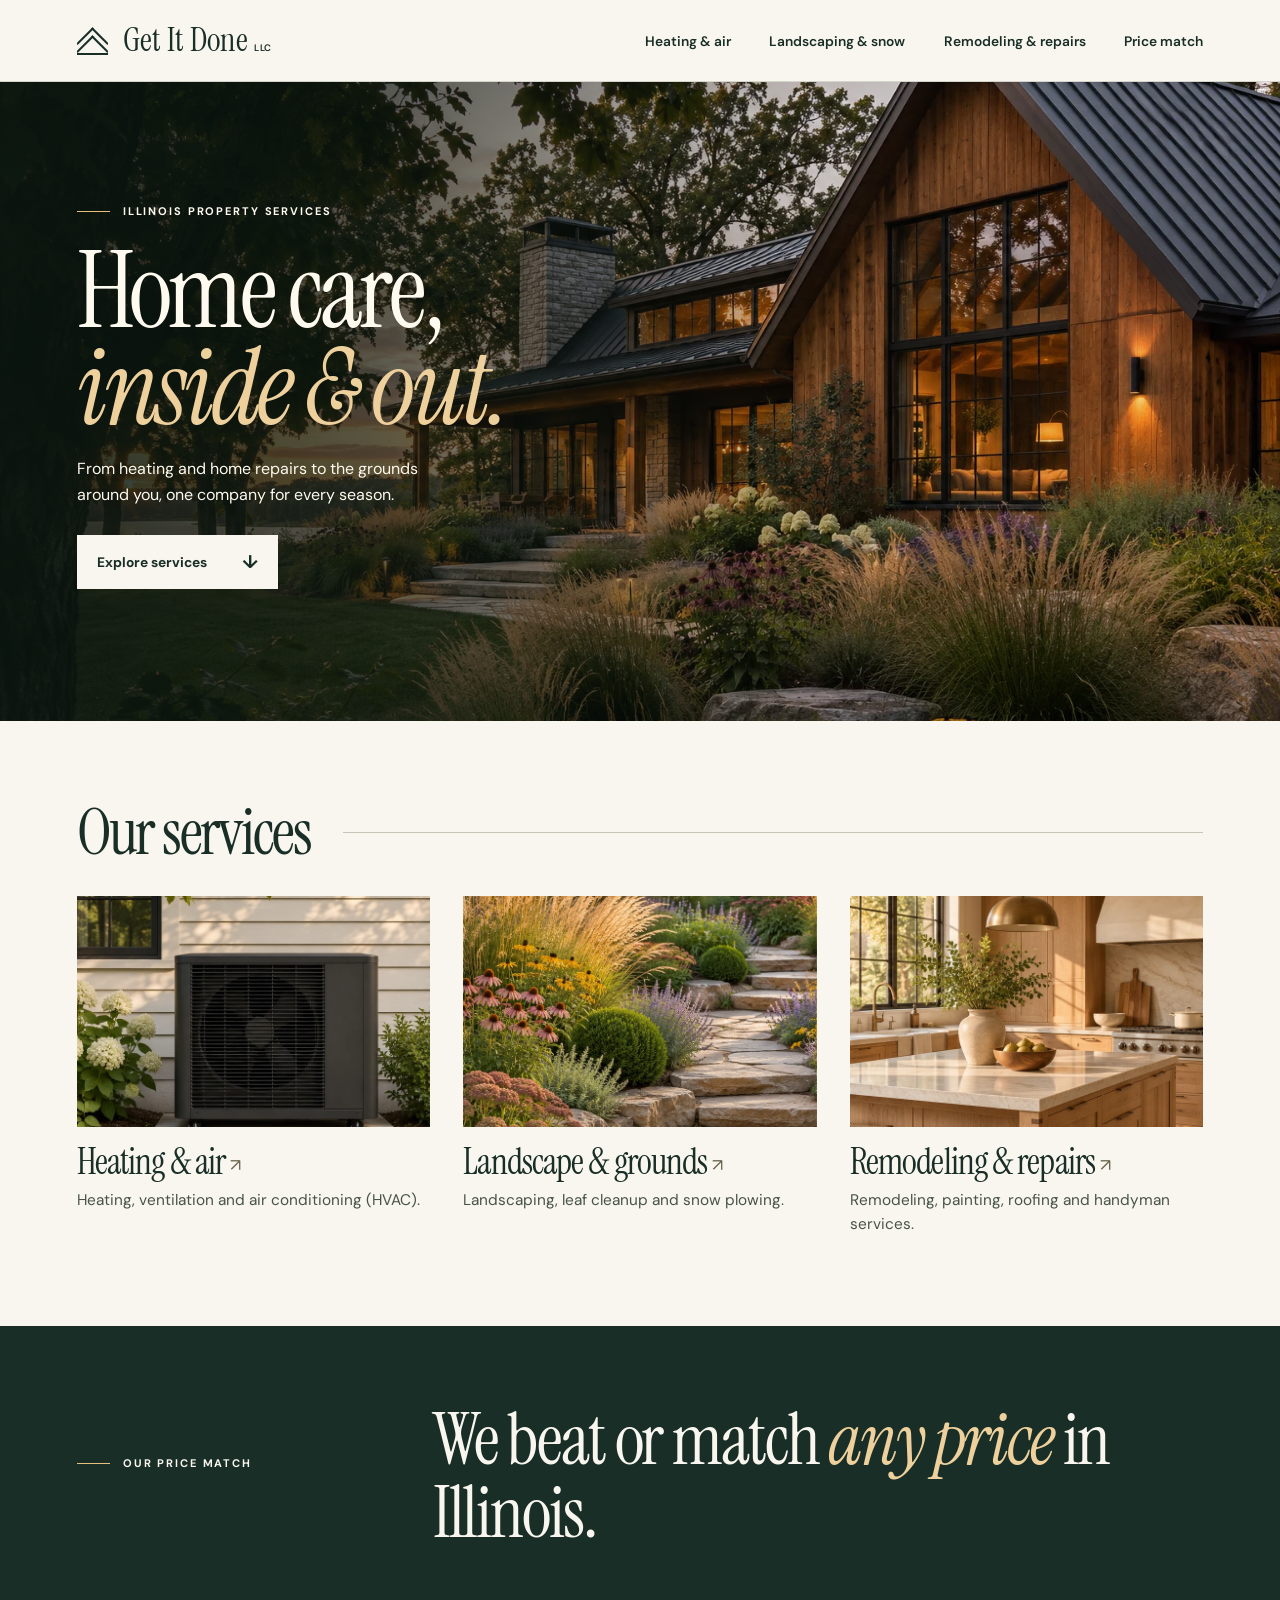
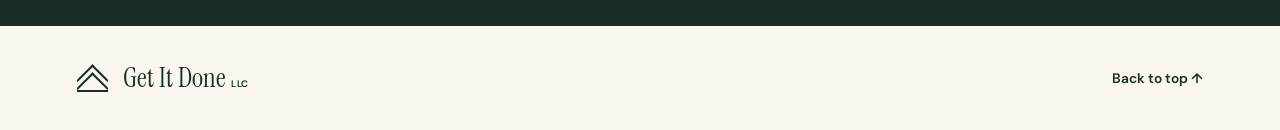
<file: index.html>
<!doctype html>
<html lang="en">
<head>
  <meta charset="utf-8">
  <meta name="viewport" content="width=device-width, initial-scale=1">
  <meta name="theme-color" content="#172d26">
  <meta name="description" content="Get It Done LLC provides heating and air, landscaping, snow plowing, remodeling, painting, roofing and handyman services in Illinois. We beat or match any price in Illinois.">
  <title>Get It Done LLC | Illinois Property Services</title>
  <link rel="stylesheet" href="style.css">
</head>
<body>
<a class="skip" href="#content">Skip to content</a>
<header class="masthead" id="top">
  <a class="brand" href="#top" aria-label="Get It Done LLC home"><span class="mark" aria-hidden="true"></span><span>Get It Done <small>LLC</small></span></a>
  <nav aria-label="Main navigation"><a href="heating-air.html">Heating &amp; air</a><a href="landscaping-snow.html">Landscaping &amp; snow</a><a href="remodeling-repairs.html">Remodeling &amp; repairs</a><a href="#pricing">Price match</a></nav>
</header>
<main id="content">
  <section class="hero" aria-labelledby="hero-title">
    <img class="hero-image" src="assets/illinois-home.webp" width="1536" height="1024" alt="" fetchpriority="high">
    <div class="hero-content">
      <p class="location">Illinois property services</p>
      <h1 id="hero-title">Home care,<br><em>inside &amp; out.</em></h1>
      <p class="intro">From heating and home repairs to the grounds around you, one company for every season.</p>
      <a class="button" href="#services">Explore services <span aria-hidden="true">↓</span></a>
    </div>
  </section>
  <section class="services" id="services" aria-labelledby="services-title">
    <div class="section-heading"><h2 id="services-title">Our services</h2><div class="rule"></div></div>
    <div class="cards">
      <article><img src="assets/heating-air.webp" alt="Outdoor heating and air unit alongside a house" width="724" height="724" loading="lazy"><h3><a href="heating-air.html">Heating &amp; air <span class="card-arrow" aria-hidden="true">↗</span></a></h3><p>Heating, ventilation and air conditioning (HVAC).</p></article>
      <article><img src="assets/landscape.webp" alt="Stone garden path framed by ornamental grasses" width="724" height="724" loading="lazy"><h3><a href="landscaping-snow.html">Landscape &amp; grounds <span class="card-arrow" aria-hidden="true">↗</span></a></h3><p>Landscaping, leaf cleanup and snow plowing.</p></article>
      <article><img src="assets/remodeling.webp" alt="Oak kitchen cabinets and a stone countertop" width="724" height="724" loading="lazy"><h3><a href="remodeling-repairs.html">Remodeling &amp; repairs <span class="card-arrow" aria-hidden="true">↗</span></a></h3><p>Remodeling, painting, roofing and handyman services.</p></article>
    </div>
  </section>
  <section class="price" id="pricing" aria-labelledby="price-title"><div class="price-inner"><p class="location">Our price match</p><h2 id="price-title">We beat or match <em>any price</em> in Illinois.</h2></div></section>
</main>
<footer><a class="brand" href="#top"><span class="mark" aria-hidden="true"></span><span>Get It Done <small>LLC</small></span></a><a href="#top">Back to top <span aria-hidden="true">↑</span></a></footer>
</body>
</html>
</file>
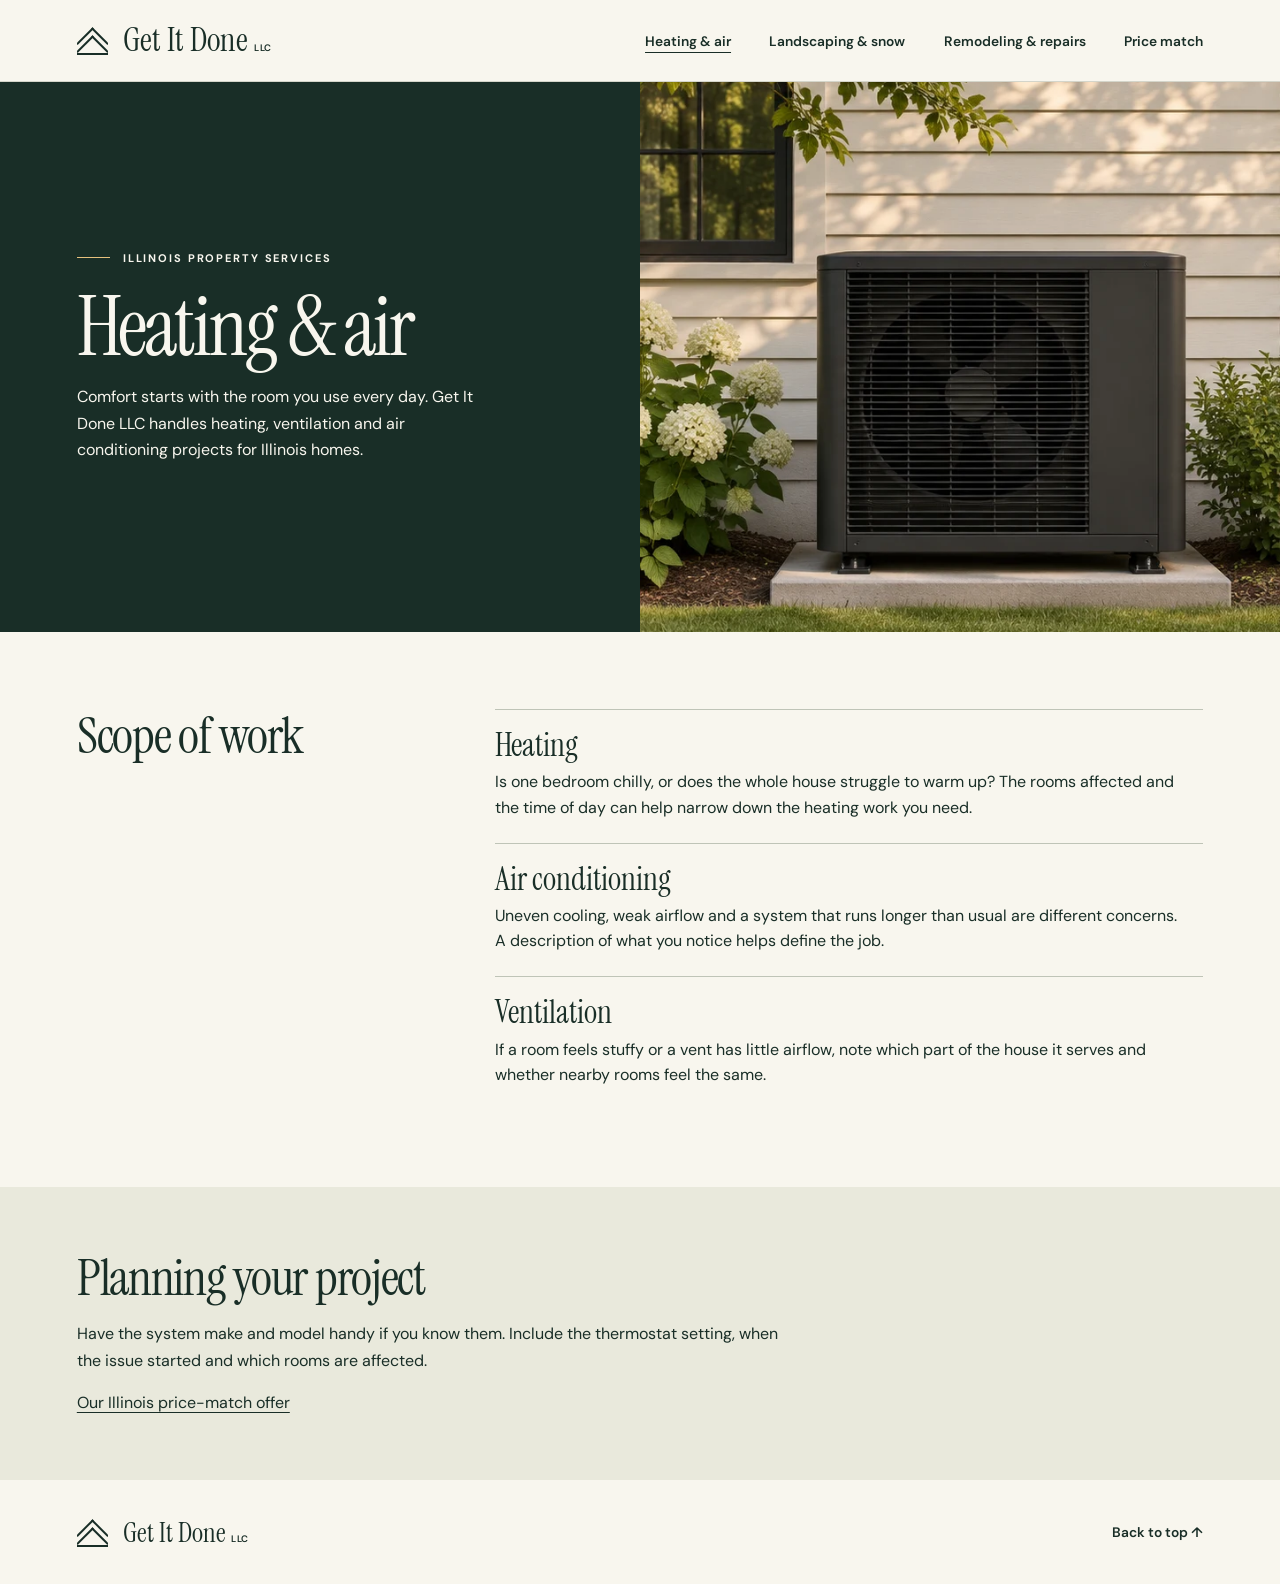
<file: heating-air.html>
<!doctype html>
<html lang="en">
<head>
  <meta charset="utf-8">
  <meta name="viewport" content="width=device-width, initial-scale=1">
  <meta name="theme-color" content="#172d26">
  <meta name="description" content="Comfort starts with the room you use every day. Get It Done LLC handles heating, ventilation and air conditioning projects for Illinois homes.">
  <title>Heating &amp; air in Illinois | Get It Done LLC</title>
  <link rel="stylesheet" href="style.css">
</head>
<body>
<a class="skip" href="#content">Skip to content</a>
<header class="masthead" id="top">
  <a class="brand" href="index.html" aria-label="Get It Done LLC home"><span class="mark" aria-hidden="true"></span><span>Get It Done <small>LLC</small></span></a>
  <nav aria-label="Main navigation"><a href="heating-air.html" aria-current="page">Heating &amp; air</a><a href="landscaping-snow.html">Landscaping &amp; snow</a><a href="remodeling-repairs.html">Remodeling &amp; repairs</a><a href="index.html#pricing">Price match</a></nav>
</header>
<main id="content">
  <section class="service-hero" aria-labelledby="service-title">
    <div class="service-lead">
      <p class="location">Illinois property services</p>
      <h1 id="service-title">Heating &amp; air</h1>
      <p class="intro">Comfort starts with the room you use every day. Get It Done LLC handles heating, ventilation and air conditioning projects for Illinois homes.</p>
    </div>
    <img src="assets/heating-air.webp" width="724" height="724" alt="Outdoor heat pump beside a house">
  </section>
  <section class="service-details" aria-labelledby="work-title">
    <h2 id="work-title">Scope of work</h2>
    <dl class="work-list">
        <dt>Heating</dt>
        <dd>Is one bedroom chilly, or does the whole house struggle to warm up? The rooms affected and the time of day can help narrow down the heating work you need.</dd>
        <dt>Air conditioning</dt>
        <dd>Uneven cooling, weak airflow and a system that runs longer than usual are different concerns. A description of what you notice helps define the job.</dd>
        <dt>Ventilation</dt>
        <dd>If a room feels stuffy or a vent has little airflow, note which part of the house it serves and whether nearby rooms feel the same.</dd>
    </dl>
  </section>
  <section class="project-note" aria-labelledby="project-title">
    <h2 id="project-title">Planning your project</h2>
    <p>Have the system make and model handy if you know them. Include the thermostat setting, when the issue started and which rooms are affected.</p>
    <p><a href="index.html#pricing">Our Illinois price-match offer</a></p>
  </section>
</main>
<footer><a class="brand" href="index.html"><span class="mark" aria-hidden="true"></span><span>Get It Done <small>LLC</small></span></a><a href="#top">Back to top <span aria-hidden="true">↑</span></a></footer>
</body>
</html>
</file>
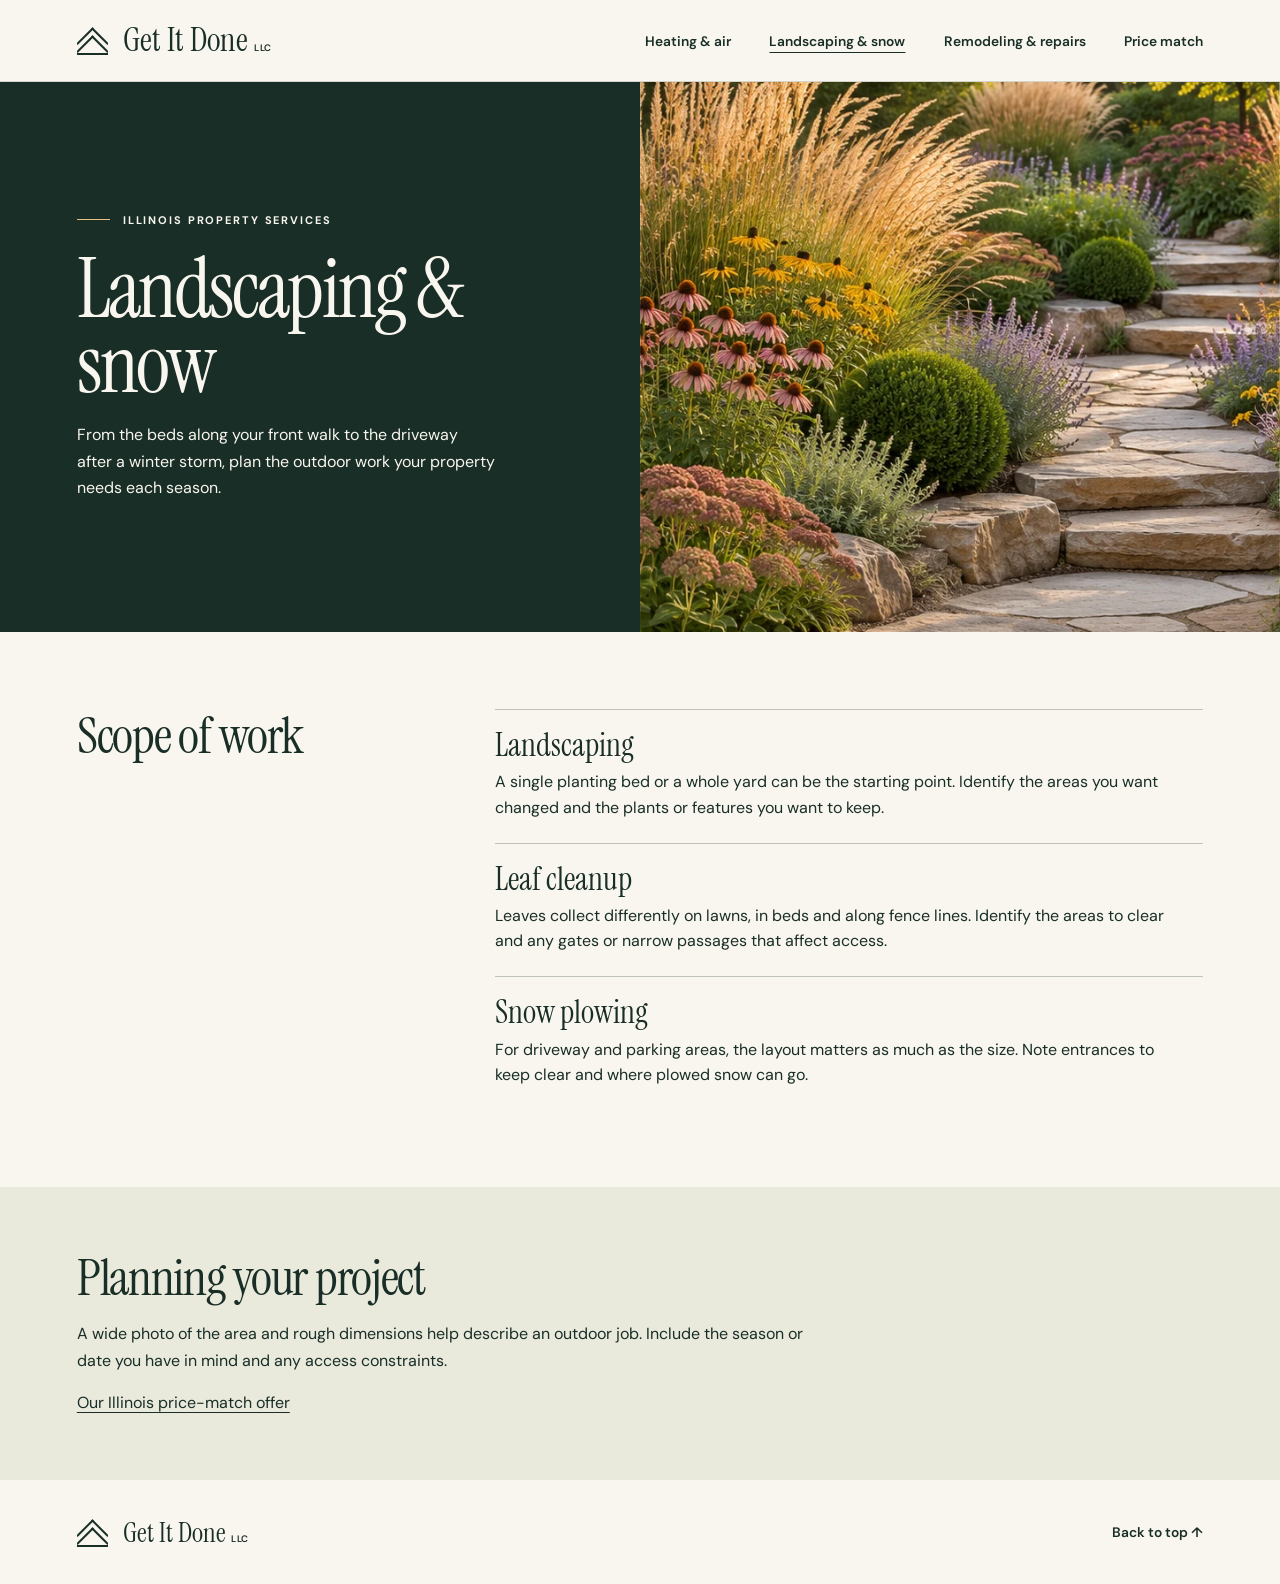
<file: landscaping-snow.html>
<!doctype html>
<html lang="en">
<head>
  <meta charset="utf-8">
  <meta name="viewport" content="width=device-width, initial-scale=1">
  <meta name="theme-color" content="#172d26">
  <meta name="description" content="From the beds along your front walk to the driveway after a winter storm, plan the outdoor work your property needs each season.">
  <title>Landscaping &amp; snow in Illinois | Get It Done LLC</title>
  <link rel="stylesheet" href="style.css">
</head>
<body>
<a class="skip" href="#content">Skip to content</a>
<header class="masthead" id="top">
  <a class="brand" href="index.html" aria-label="Get It Done LLC home"><span class="mark" aria-hidden="true"></span><span>Get It Done <small>LLC</small></span></a>
  <nav aria-label="Main navigation"><a href="heating-air.html">Heating &amp; air</a><a href="landscaping-snow.html" aria-current="page">Landscaping &amp; snow</a><a href="remodeling-repairs.html">Remodeling &amp; repairs</a><a href="index.html#pricing">Price match</a></nav>
</header>
<main id="content">
  <section class="service-hero" aria-labelledby="service-title">
    <div class="service-lead">
      <p class="location">Illinois property services</p>
      <h1 id="service-title">Landscaping &amp; snow</h1>
      <p class="intro">From the beds along your front walk to the driveway after a winter storm, plan the outdoor work your property needs each season.</p>
    </div>
    <img src="assets/landscape.webp" width="724" height="724" alt="Stone walkway bordered by grasses and planting beds">
  </section>
  <section class="service-details" aria-labelledby="work-title">
    <h2 id="work-title">Scope of work</h2>
    <dl class="work-list">
        <dt>Landscaping</dt>
        <dd>A single planting bed or a whole yard can be the starting point. Identify the areas you want changed and the plants or features you want to keep.</dd>
        <dt>Leaf cleanup</dt>
        <dd>Leaves collect differently on lawns, in beds and along fence lines. Identify the areas to clear and any gates or narrow passages that affect access.</dd>
        <dt>Snow plowing</dt>
        <dd>For driveway and parking areas, the layout matters as much as the size. Note entrances to keep clear and where plowed snow can go.</dd>
    </dl>
  </section>
  <section class="project-note" aria-labelledby="project-title">
    <h2 id="project-title">Planning your project</h2>
    <p>A wide photo of the area and rough dimensions help describe an outdoor job. Include the season or date you have in mind and any access constraints.</p>
    <p><a href="index.html#pricing">Our Illinois price-match offer</a></p>
  </section>
</main>
<footer><a class="brand" href="index.html"><span class="mark" aria-hidden="true"></span><span>Get It Done <small>LLC</small></span></a><a href="#top">Back to top <span aria-hidden="true">↑</span></a></footer>
</body>
</html>
</file>
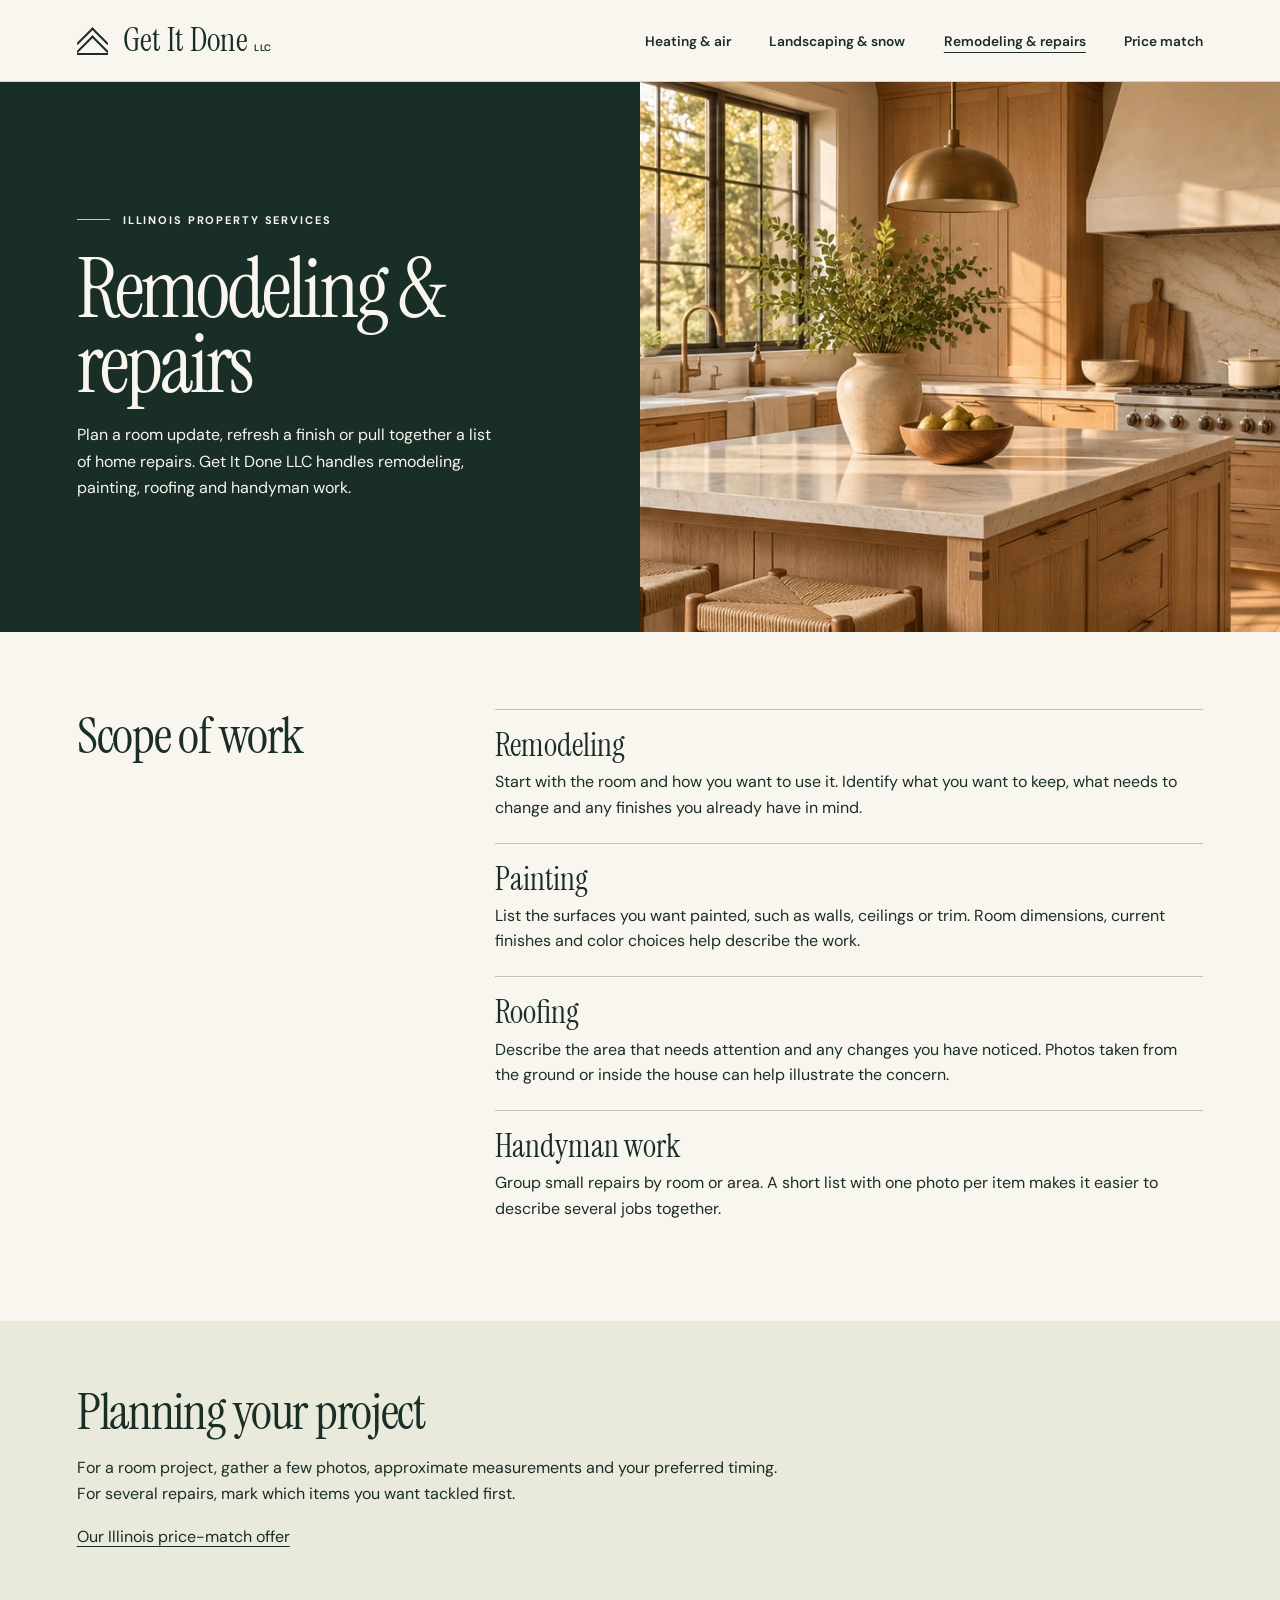
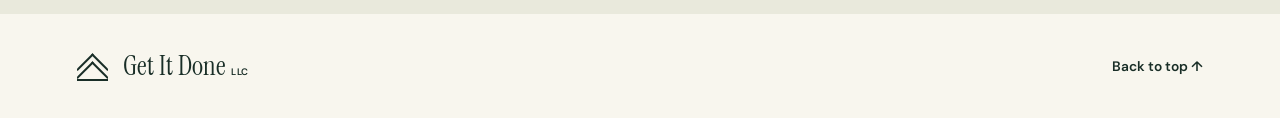
<file: remodeling-repairs.html>
<!doctype html>
<html lang="en">
<head>
  <meta charset="utf-8">
  <meta name="viewport" content="width=device-width, initial-scale=1">
  <meta name="theme-color" content="#172d26">
  <meta name="description" content="Plan a room update, refresh a finish or pull together a list of home repairs. Get It Done LLC handles remodeling, painting, roofing and handyman work.">
  <title>Remodeling &amp; repairs in Illinois | Get It Done LLC</title>
  <link rel="stylesheet" href="style.css">
</head>
<body>
<a class="skip" href="#content">Skip to content</a>
<header class="masthead" id="top">
  <a class="brand" href="index.html" aria-label="Get It Done LLC home"><span class="mark" aria-hidden="true"></span><span>Get It Done <small>LLC</small></span></a>
  <nav aria-label="Main navigation"><a href="heating-air.html">Heating &amp; air</a><a href="landscaping-snow.html">Landscaping &amp; snow</a><a href="remodeling-repairs.html" aria-current="page">Remodeling &amp; repairs</a><a href="index.html#pricing">Price match</a></nav>
</header>
<main id="content">
  <section class="service-hero" aria-labelledby="service-title">
    <div class="service-lead">
      <p class="location">Illinois property services</p>
      <h1 id="service-title">Remodeling &amp; repairs</h1>
      <p class="intro">Plan a room update, refresh a finish or pull together a list of home repairs. Get It Done LLC handles remodeling, painting, roofing and handyman work.</p>
    </div>
    <img src="assets/remodeling.webp" width="724" height="724" alt="Remodeled kitchen with natural wood cabinets">
  </section>
  <section class="service-details" aria-labelledby="work-title">
    <h2 id="work-title">Scope of work</h2>
    <dl class="work-list">
        <dt>Remodeling</dt>
        <dd>Start with the room and how you want to use it. Identify what you want to keep, what needs to change and any finishes you already have in mind.</dd>
        <dt>Painting</dt>
        <dd>List the surfaces you want painted, such as walls, ceilings or trim. Room dimensions, current finishes and color choices help describe the work.</dd>
        <dt>Roofing</dt>
        <dd>Describe the area that needs attention and any changes you have noticed. Photos taken from the ground or inside the house can help illustrate the concern.</dd>
        <dt>Handyman work</dt>
        <dd>Group small repairs by room or area. A short list with one photo per item makes it easier to describe several jobs together.</dd>
    </dl>
  </section>
  <section class="project-note" aria-labelledby="project-title">
    <h2 id="project-title">Planning your project</h2>
    <p>For a room project, gather a few photos, approximate measurements and your preferred timing. For several repairs, mark which items you want tackled first.</p>
    <p><a href="index.html#pricing">Our Illinois price-match offer</a></p>
  </section>
</main>
<footer><a class="brand" href="index.html"><span class="mark" aria-hidden="true"></span><span>Get It Done <small>LLC</small></span></a><a href="#top">Back to top <span aria-hidden="true">↑</span></a></footer>
</body>
</html>
</file>
<file: style.css>
@font-face {
  font-family: 'DM Sans';
  font-style: normal;
  font-weight: 400;
  font-display: swap;
  src: url(assets/dm-sans-400-normal.ttf) format('truetype');
}
@font-face {
  font-family: 'DM Sans';
  font-style: normal;
  font-weight: 600;
  font-display: swap;
  src: url(assets/dm-sans-600-normal.ttf) format('truetype');
}
@font-face {
  font-family: 'DM Sans';
  font-style: normal;
  font-weight: 700;
  font-display: swap;
  src: url(assets/dm-sans-700-normal.ttf) format('truetype');
}
@font-face {
  font-family: 'Instrument Serif';
  font-style: italic;
  font-weight: 400;
  font-display: swap;
  src: url(assets/instrument-serif-400-italic.ttf) format('truetype');
}
@font-face {
  font-family: 'Instrument Serif';
  font-style: normal;
  font-weight: 400;
  font-display: swap;
  src: url(assets/instrument-serif-400-normal.ttf) format('truetype');
}
:root {
  --forest: #192e27;
  --paper: #f8f6ee;
  --gold: #e6c17d;
  --serif: 'Instrument Serif', Georgia, serif;
  --gutter: max(6vw, calc((100vw - 1360px) / 2));
  color: var(--forest);
  background: var(--paper);
  font-family: 'DM Sans', Arial, sans-serif;
}
* { box-sizing: border-box; }
body, h1, h2, h3, p { margin: 0; }
a { color: inherit; text-decoration: none; }
a:focus-visible { outline: 3px solid #bb822d; outline-offset: 5px; }
.skip { position: absolute; top: -5rem; left: 1rem; z-index: 5; background: white; padding: .75rem; }
.skip:focus { top: .5rem; }
.masthead, footer {
  padding: 0 var(--gutter); display: flex; align-items: center; justify-content: space-between;
  gap: 1rem; min-height: 82px;
}
.brand { display: inline-flex; align-items: center; gap: 15px; font: 2.05rem/1 var(--serif); white-space: nowrap; }
.brand small { font: 600 .59rem 'DM Sans', sans-serif; letter-spacing: .09em; }
.mark { position: relative; display: inline-block; width: 31px; height: 29px; border-bottom: 2px solid currentColor; overflow: hidden; }
.mark::before, .mark::after {
  content: ''; position: absolute; width: 21px; height: 21px; left: 4px; top: 6px;
  border-top: 2px solid currentColor; border-left: 2px solid currentColor; transform: rotate(45deg);
}
.mark::after { top: 14px; }
nav { display: flex; gap: clamp(1rem, 3vw, 3rem); }
nav a, footer > a:last-child { font-size: .86rem; font-weight: 600; }
nav a:hover, footer a:hover { text-decoration: underline; text-underline-offset: 5px; }
.hero { isolation: isolate; position: relative; display: flex; align-items: center; min-height: clamp(570px, 71vh, 760px); color: #fffaf0; background: #24372d; }
.hero-image, .hero::after { position: absolute; inset: 0; width: 100%; height: 100%; z-index: -1; }
.hero-image { object-fit: cover; object-position: center 55%; }
.hero::after { content: ''; background: linear-gradient(90deg,rgba(11,23,16,.89),rgba(11,23,16,.68) 29%,rgba(11,23,16,.15) 64%,transparent); }
.hero-content { margin: 0 var(--gutter); padding: 52px 0 62px; }
.location { display: flex; align-items: center; gap: 13px; font-size: .69rem; font-weight: 700; text-transform: uppercase; letter-spacing: .17em; }
.location::before { content: ''; height: 1px; width: 33px; background: var(--gold); }
h1, h2, h3 { font-family: var(--serif); font-weight: 400; }
h1 { margin: 25px 0 19px; font-size: clamp(5.1rem, 8.3vw, 8rem); letter-spacing: -.035em; line-height: .91; }
h1 em, .price em { color: #edd09c; }
.intro { max-width: 365px; font-size: 1rem; line-height: 1.65; }
.button { margin-top: 26px; display: inline-flex; align-items: center; gap: 35px; padding: 15px 20px; color: var(--forest); background: var(--paper); font-size: .86rem; font-weight: 700; }
.button:hover { background: var(--gold); }
.button span { font-size: 1.15rem; }
.services { padding: clamp(52px,6vw,94px) var(--gutter) clamp(64px,7vw,110px); }
.section-heading { display: flex; align-items: center; gap: 32px; margin-bottom: 28px; }
.section-heading h2 { font-size: clamp(3.2rem,5vw,5rem); letter-spacing: -.035em; line-height: 1.1; }
.rule { height: 1px; background: #c4c6b8; flex: 1; }
.cards { display: grid; grid-template-columns: repeat(3,minmax(0,1fr)); gap: clamp(18px,2.6vw,42px); }
.cards img { display: block; width: 100%; height: auto; aspect-ratio: 1.53; object-fit: cover; }
.cards h3 { margin: 17px 0 7px; font-size: clamp(1.85rem,2.8vw,3rem); line-height: 1.05; letter-spacing: -.025em; }
.cards p { line-height: 1.55; color: #48534b; font-size: .96rem; }
.price { background: var(--forest); color: var(--paper); padding: clamp(52px,6vw,95px) var(--gutter); }
.price-inner { display: grid; grid-template-columns: 1fr 2.4fr; align-items: baseline; gap: 35px; }
.price h2 { max-width: 800px; font-size: clamp(3.4rem,5.6vw,6.2rem); line-height: 1.02; letter-spacing: -.03em; }
footer { min-height: 104px; }
footer .brand { font-size: 1.7rem; }
@media (max-width: 700px) {
  .masthead { min-height: 70px; }
  .brand { font-size: 1.6rem; gap: 8px; }
  .mark { transform: scale(.85); }
  nav { gap: 14px; }
  nav a { font-size: .78rem; }
  .hero { min-height: 580px; align-items: end; }
  .hero-image { object-position: 65% center; }
  .hero::after { background: linear-gradient(0deg,rgba(9,21,13,.94),rgba(9,21,13,.62) 54%,rgba(9,21,13,.08)); }
  .hero-content { padding: 120px 0 40px; }
  h1 { font-size: clamp(4.6rem,17vw,6rem); }
  .intro { max-width: 325px; }
  .cards { grid-template-columns: 1fr; gap: 34px; }
  .cards h3 { font-size: 2.45rem; }
  .price-inner { grid-template-columns: 1fr; gap: 24px; }
}
@media (max-width: 365px) {
  .brand { gap: 4px; font-size: 1.4rem; }
  nav { gap: 9px; }
}

.masthead { border-bottom: 1px solid #d4d5ca; }
.masthead nav { align-items: center; flex-wrap: wrap; }
.masthead nav a { padding: 9px 0; }
.masthead nav [aria-current="page"] { text-decoration: underline; text-underline-offset: 6px; }
.cards article { position: relative; }
.cards h3 a::after { content: ''; position: absolute; inset: 0; }
.cards h3 a:hover, .cards h3 a:focus-visible { text-decoration: underline; text-underline-offset: 5px; }
.card-arrow { color: #6b664e; font: 1.1rem 'DM Sans', sans-serif; vertical-align: middle; }
.service-hero { display: grid; grid-template-columns: 1fr 1fr; background: var(--forest); color: var(--paper); }
.service-lead { padding: clamp(42px,6vw,100px) clamp(24px,4vw,60px) clamp(42px,6vw,100px) var(--gutter); align-self: center; }
.service-hero h1 { font-size: clamp(4rem,6.5vw,7rem); }
.service-hero .intro { max-width: 38ch; }
.service-hero img { width: 100%; height: 100%; max-height: 550px; min-height: 390px; object-fit: cover; }
.service-details { padding: clamp(42px,6vw,96px) var(--gutter); display: grid; grid-template-columns: 1fr 2fr; gap: clamp(20px,5vw,90px); }
.service-details h2, .project-note h2 { font-size: clamp(2.6rem,4vw,4.4rem); line-height: 1.06; letter-spacing: -.025em; }
.work-list { margin: 0; }
.work-list dt { border-top: 1px solid #bfc4b7; padding-top: 1rem; font: 2rem/1.2 var(--serif); }
.work-list dd { margin: .3rem 0 1.4rem; max-width: 62ch; line-height: 1.6; }
.project-note { padding: clamp(36px,5vw,80px) var(--gutter); background: #e9e9dc; }
.project-note p { margin-top: 1rem; max-width: 66ch; line-height: 1.65; }
.project-note a { text-decoration: underline; text-underline-offset: 4px; }
@media (max-width: 760px) {
  .masthead { flex-direction: column; align-items: flex-start; gap: 7px; padding-block: 14px 5px; }
  .masthead nav { width: 100%; gap: 4px 18px; }
  .service-hero, .service-details { grid-template-columns: 1fr; }
  .service-lead { padding: 40px var(--gutter); }
  .service-hero h1 { font-size: clamp(3.8rem,13vw,6rem); }
  .service-hero img { min-height: 0; height: clamp(210px,52vw,330px); }
}
</file>
